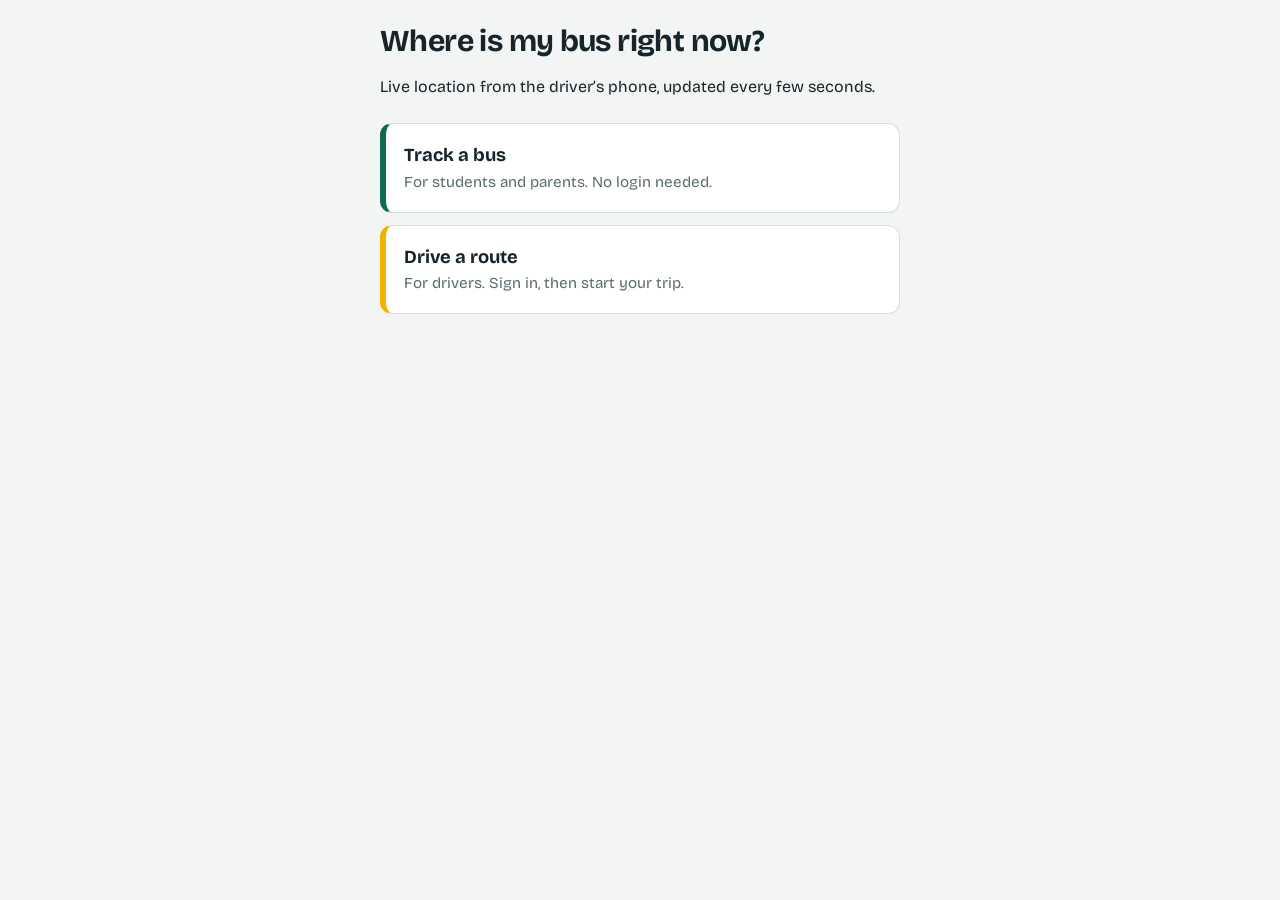
<file: index.html>
<!doctype html>
<html lang="en">
<head>
<meta charset="utf-8">
<meta name="viewport" content="width=device-width, initial-scale=1">
<title>Bus Tracker</title>
<link rel="stylesheet" href="style.css">
<link href="https://fonts.googleapis.com/css2?family=Bricolage+Grotesque:wght@400;600;700&display=swap" rel="stylesheet">
</head>
<body>
<main class="wrap">
  <h1>Where is my bus right now?</h1>
  <p>Live location from the driver’s phone, updated every few seconds.</p>
  <nav class="choices">
    <a href="student.html"><strong>Track a bus</strong><span>For students and parents. No login needed.</span></a>
    <a href="driver.html"><strong>Drive a route</strong><span>For drivers. Sign in, then start your trip.</span></a>
  </nav>
</main>
</body>
</html>
</file>
<file: style.css>
:root{
  --ink:#16252b; --paper:#f2f5f3; --card:#ffffff; --line:#d5dedb;
  --route:#0d6b54; --signal:#f0b400; --alert:#b3261e; --muted:#5b6b70;
}
@media (prefers-color-scheme:dark){
  :root{--ink:#e6efec; --paper:#0f1a1e; --card:#17262c; --line:#2a3b42; --route:#4cc2a1; --muted:#9bb0b5}
}
*{box-sizing:border-box}
html,body{height:100%;margin:0}
body{font:16px/1.5 "Bricolage Grotesque",system-ui,sans-serif;background:var(--paper);color:var(--ink)}
h1{font-size:1.9rem;line-height:1.15;margin:0 0 .5rem;font-weight:700;letter-spacing:-.02em}
h2{font-size:1.1rem;margin:0 0 .75rem}
a{color:var(--route)}
.wrap{max-width:560px;margin:0 auto;padding:max(24px,env(safe-area-inset-top)) 20px 32px}
.card{background:var(--card);border:1px solid var(--line);border-radius:14px;padding:18px;margin-bottom:16px}
label{display:block;font-size:.9rem;color:var(--muted);margin:12px 0 4px}
input,select,button{font:inherit;width:100%;padding:12px 14px;border-radius:10px;border:1px solid var(--line);background:var(--paper);color:var(--ink)}
button{cursor:pointer;background:var(--route);color:#fff;border:0;font-weight:600;margin-top:14px}
button.secondary{background:transparent;color:var(--ink);border:1px solid var(--line)}
button.stop{background:var(--alert)}
button:disabled{opacity:.5;cursor:not-allowed}
:focus-visible{outline:3px solid var(--signal);outline-offset:2px}
.choices{display:grid;gap:12px;margin-top:24px}
.choices a{display:block;text-decoration:none;color:inherit;background:var(--card);border:1px solid var(--line);border-left:6px solid var(--route);border-radius:12px;padding:18px}
.choices a:nth-child(2){border-left-color:var(--signal)}
.choices strong{display:block;font-size:1.15rem}
.choices span{color:var(--muted);font-size:.95rem}
.chip{display:inline-block;padding:3px 10px;border-radius:99px;font-size:.85rem;font-weight:600;background:var(--line)}
.chip.live{background:var(--signal);color:#1a1400}
.chip.bad{background:var(--alert);color:#fff}
.stats{display:grid;grid-template-columns:1fr 1fr;gap:12px;margin-top:12px}
.stats div{background:var(--paper);border-radius:10px;padding:10px 12px}
.stats b{display:block;font-size:1.3rem}
.stats small{color:var(--muted)}
#map{width:100%;height:55vh;min-height:320px;border-radius:14px;border:1px solid var(--line)}
.hidden{display:none!important}
.msg{color:var(--alert);min-height:1.4em;margin:8px 0 0;font-size:.95rem}
</file>
